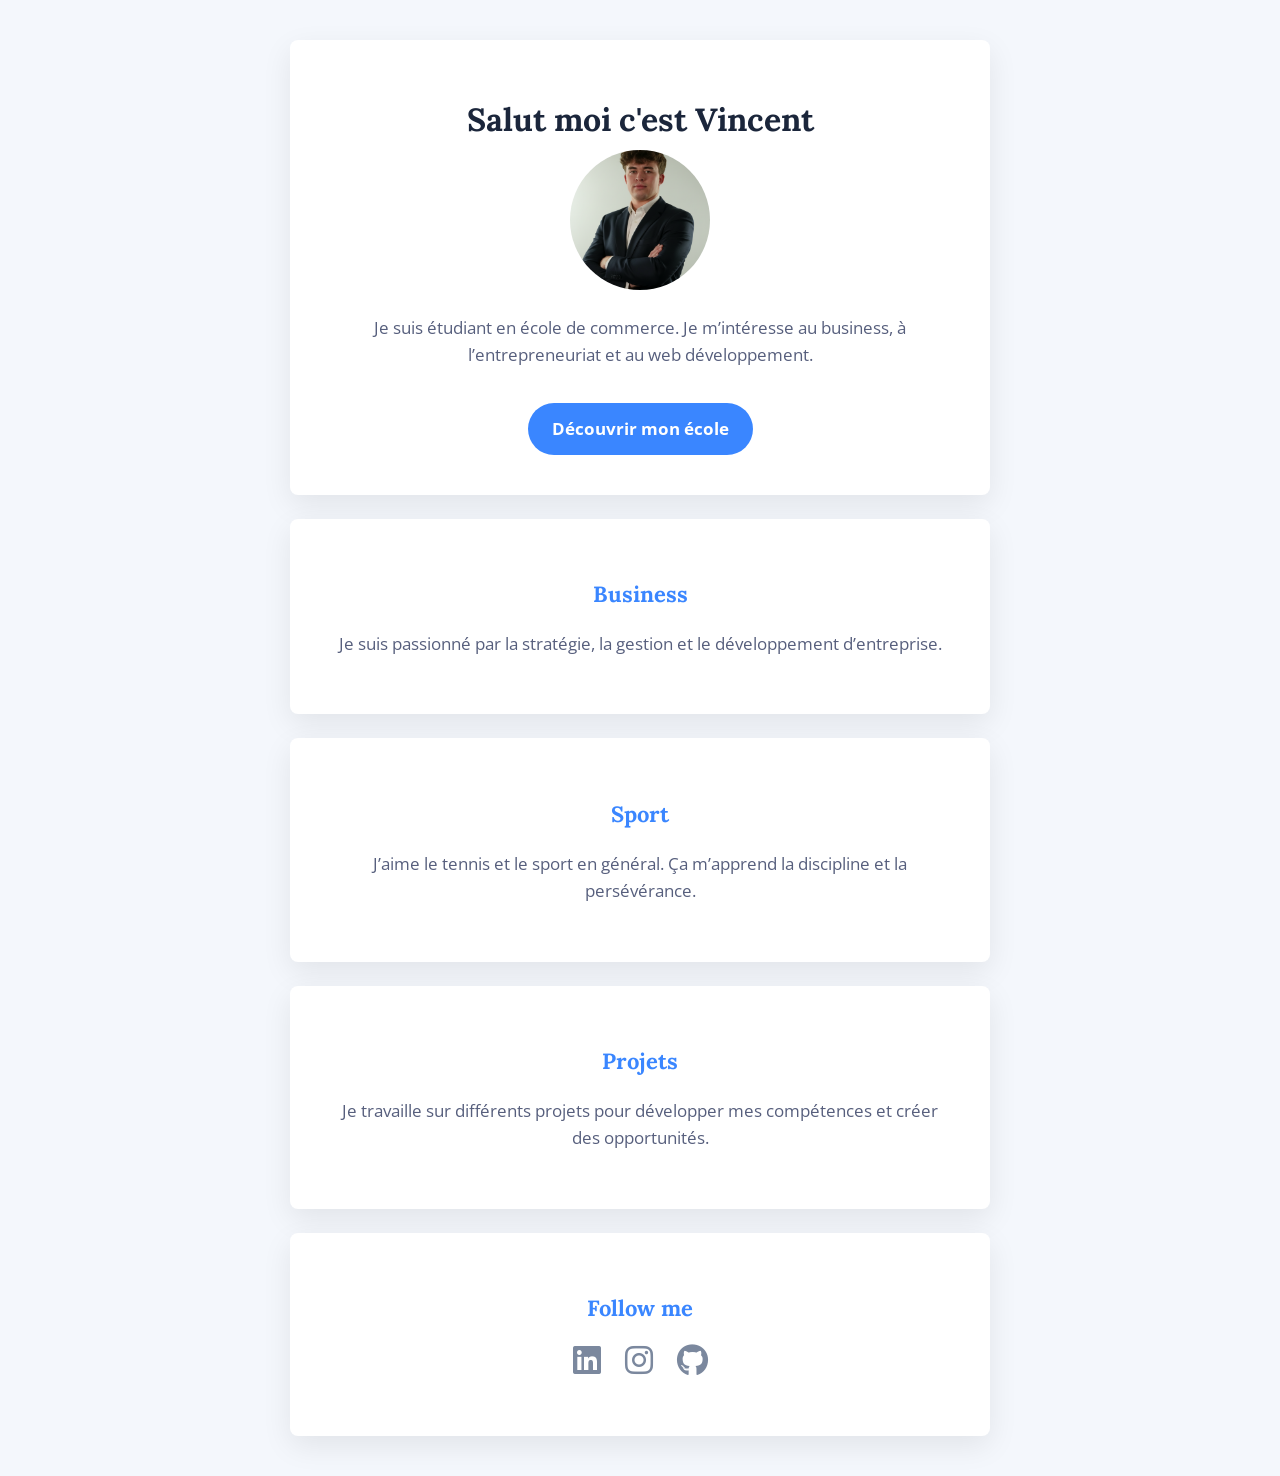
<file: index.html>
<!DOCTYPE html>
<html>
  <head>
    <meta charset="utf-8">
    <meta name="description" content="This is Vincent Colleu's profile">
    <meta name="viewport" content="width=device-width, initial-scale=1">
    <title>Vincent Colleu Page Web</title>

    <link rel="stylesheet" href="style.css">

    <link rel="preconnect" href="https://fonts.googleapis.com">
    <link rel="preconnect" href="https://fonts.gstatic.com" crossorigin>
    <link href="https://fonts.googleapis.com/css2?family=Lora:wght@400;700&family=Open+Sans:wght@300;400;600;700&display=swap" rel="stylesheet">

    <link rel="stylesheet" href="https://cdnjs.cloudflare.com/ajax/libs/font-awesome/6.5.1/css/all.min.css">
  </head>

  <body>
    <div class="container">

      <div class="card-white" id="introduction">
        <h1>Salut moi c'est Vincent</h1>

        <img src="Profile_picture.jpg" alt="Photo de profil" class="img-circle">

        <p>
          Je suis étudiant en école de commerce. Je m’intéresse au business,
          à l’entrepreneuriat et au web développement.
        </p>

        <a href="https://www.ieseg.fr/" target="_blank" class="btn-blue">Découvrir mon école</a>
      </div>

      <div class="card-white">
        <h2>Business</h2>
        <p>
          Je suis passionné par la stratégie, la gestion et le développement d’entreprise.
        </p>
      </div>

      <div class="card-white">
        <h2>Sport</h2>
        <p>
          J’aime le tennis et le sport en général. Ça m’apprend la discipline et la persévérance.
        </p>
      </div>

      <div class="card-white">
        <h2>Projets</h2>
        <p>
          Je travaille sur différents projets pour développer mes compétences et créer des opportunités.
        </p>
      </div>

      <div class="card-white">
        <h2>Follow me</h2>

        <ul class="list-inline">
          <li>
            <a href="https://www.linkedin.com/in/colleu-vincent/" target="_blank">
              <i class="fa-brands fa-linkedin"></i>
            </a>
          </li>
          <li>
            <a href="https://www.instagram.com/vincent_cllu/" target="_blank">
              <i class="fa-brands fa-instagram"></i>
            </a>
          </li>
          <li>
            <a href="https://github.com/" target="_blank">
              <i class="fa-brands fa-github"></i>
            </a>
          </li>
        </ul>
      </div>

    </div>
  </body>
</html>
</file>
<file: style.css>
body {
  background-color: #f4f7fc;
  color: #575f7d;
  font-family: 'Open Sans', sans-serif;
  font-size: 17px;
  line-height: 1.6;
  margin: 0;
}

h1, h2 {
  font-family: 'Lora', serif;
}

h1 {
  color: #1b263b;
  font-size: 32px;
  line-height: 1.2;
  margin-bottom: 10px;
}

h2 {
  color: #3a86ff;
  font-size: 22px;
  font-weight: 700;
}

a {
  text-decoration: none;
}

.container {
  width: 700px;
  margin: 40px auto;
}

.card-white {
  background-color: white;
  padding: 40px;
  margin: 24px 0;
  box-shadow: 0px 10px 30px rgba(0, 0, 0, 0.08);
  border-radius: 8px;
  text-align: center;
  transition: transform 0.3s ease, box-shadow 0.3s ease;
}

.card-white:hover {
  transform: translateY(-5px);
  box-shadow: 0px 15px 40px rgba(0, 0, 0, 0.12);
}

.img-circle {
  width: 140px;
  height: 140px;
  object-fit: cover;
  border-radius: 50%;
}

.btn-blue {
  background-color: #3a86ff;
  color: white;
  padding: 12px 24px;
  border-radius: 50px;
  display: inline-block;
  margin-top: 15px;
  font-weight: bold;
  transition: 0.3s ease;
}

.btn-blue:hover {
  background-color: #265dbe;
  transform: scale(1.05);
}

.list-inline {
  list-style: none;
  padding-left: 0;
}

.list-inline li {
  display: inline;
  padding: 10px;
}

.list-inline i {
  font-size: 32px;
  color: #7b889e;
  transition: 0.3s ease;
}

.list-inline i:hover {
  color: #3a86ff;
}

#introduction p {
  margin-bottom: 20px;
}

@media (max-width: 960px) {
  .container {
    width: 700px;
  }
}

@media (max-width: 720px) {
  .container {
    width: 500px;
  }
}

@media (max-width: 540px) {
  .container {
    width: 300px;
  }

  .card-white {
    padding: 25px;
  }

  h1 {
    font-size: 26px;
  }

  h2 {
    font-size: 18px;
  }
}
</file>
